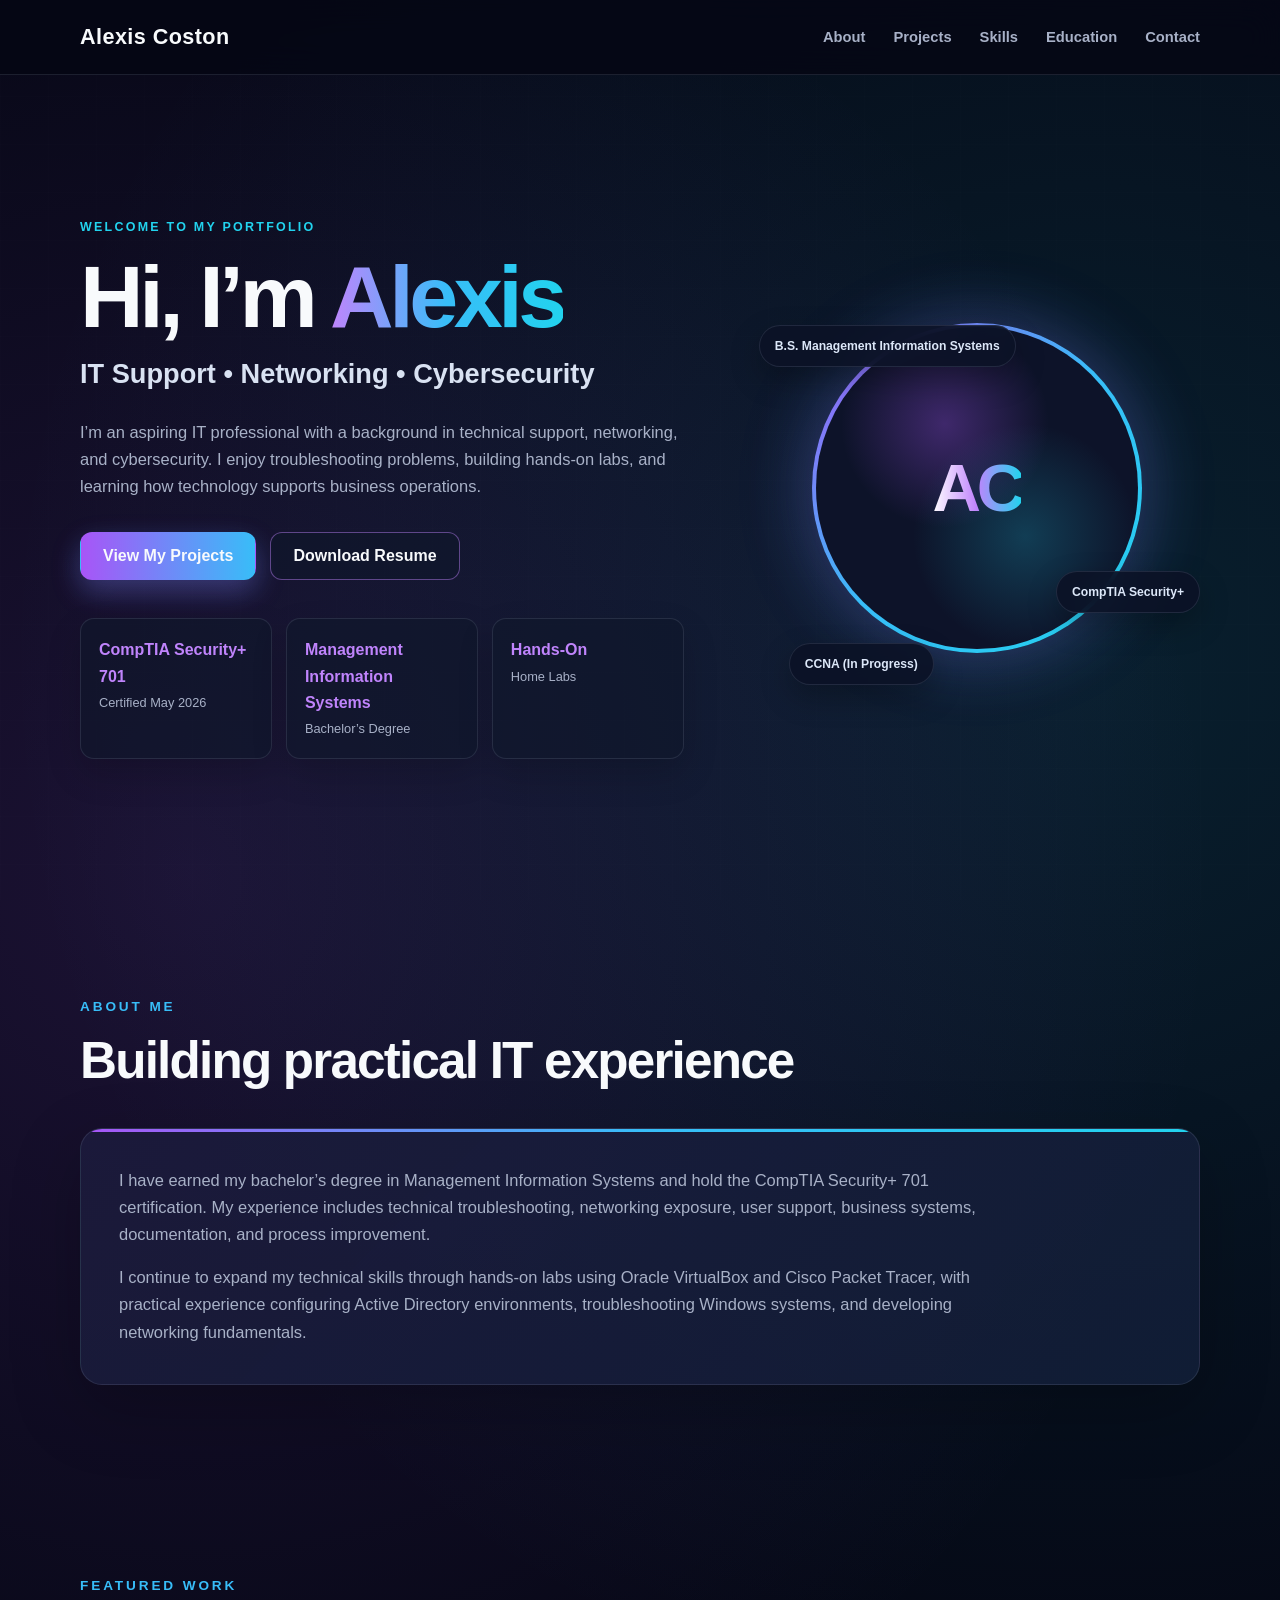
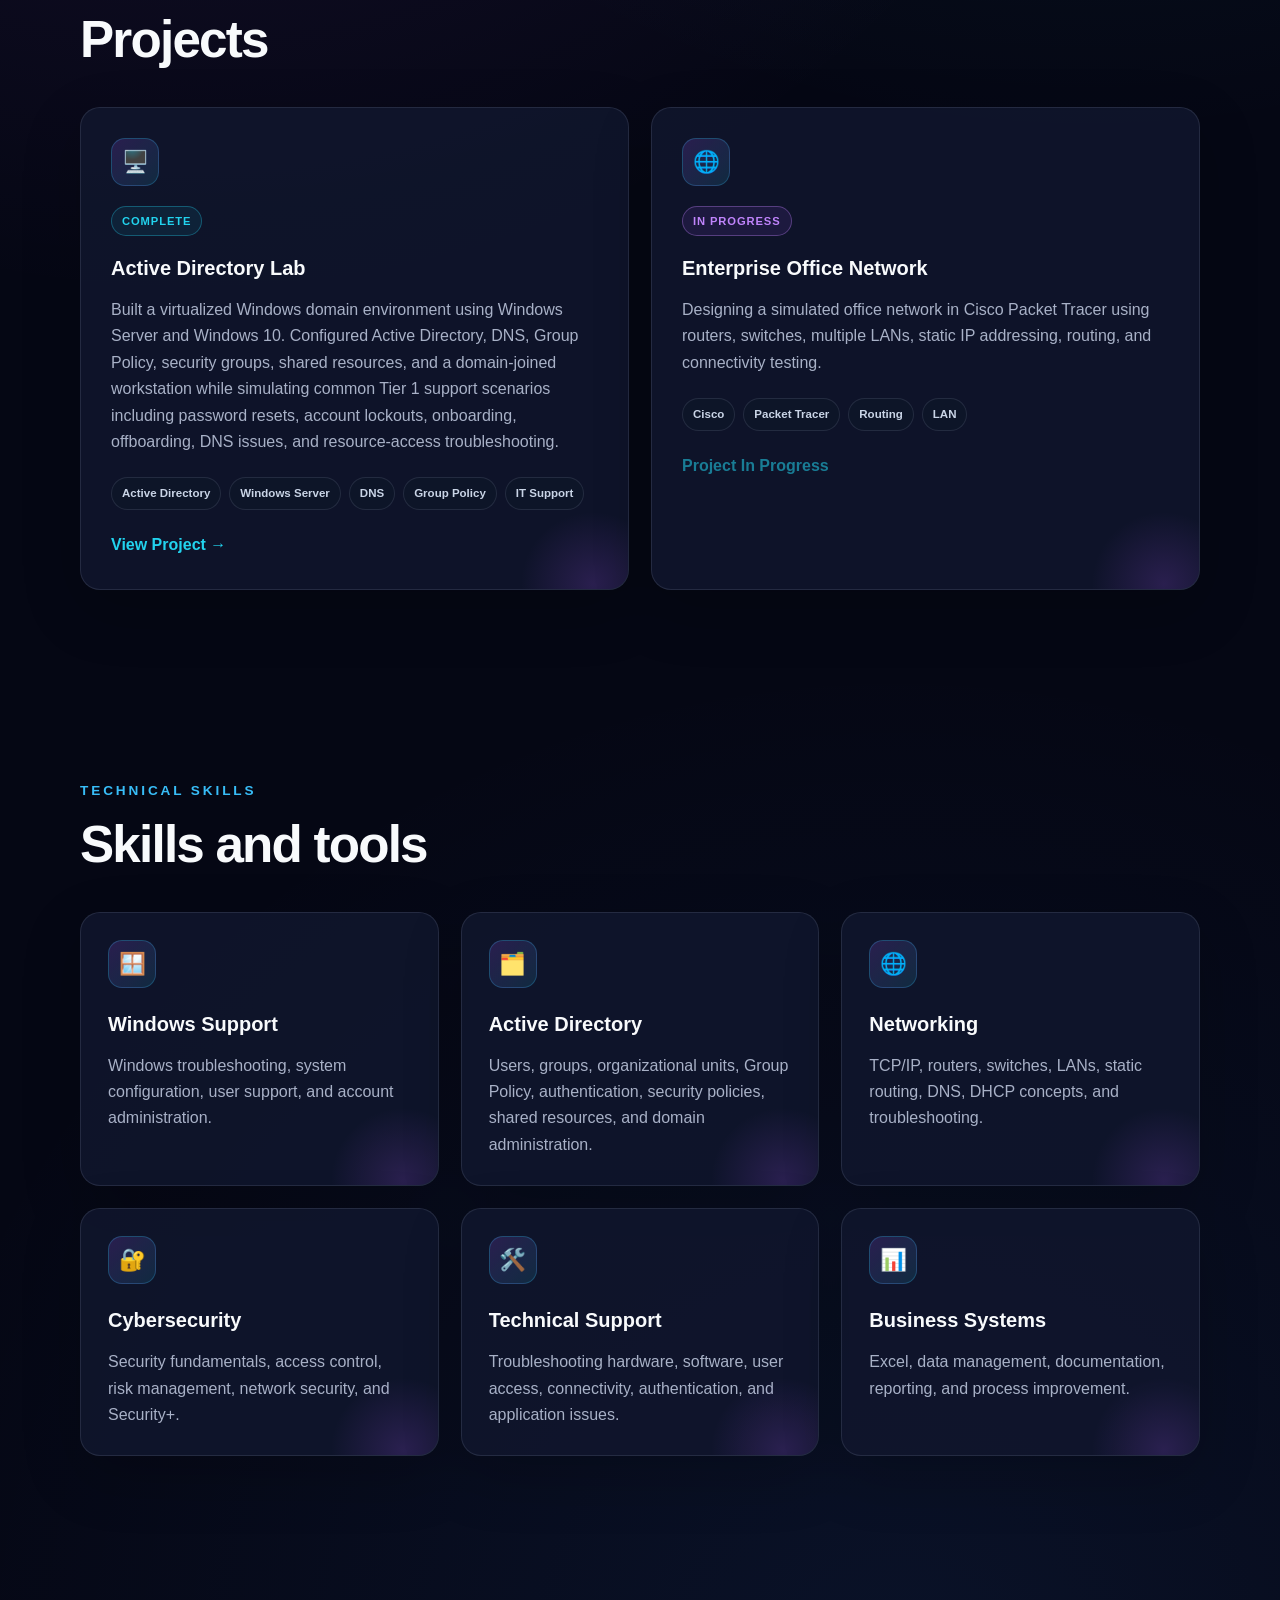
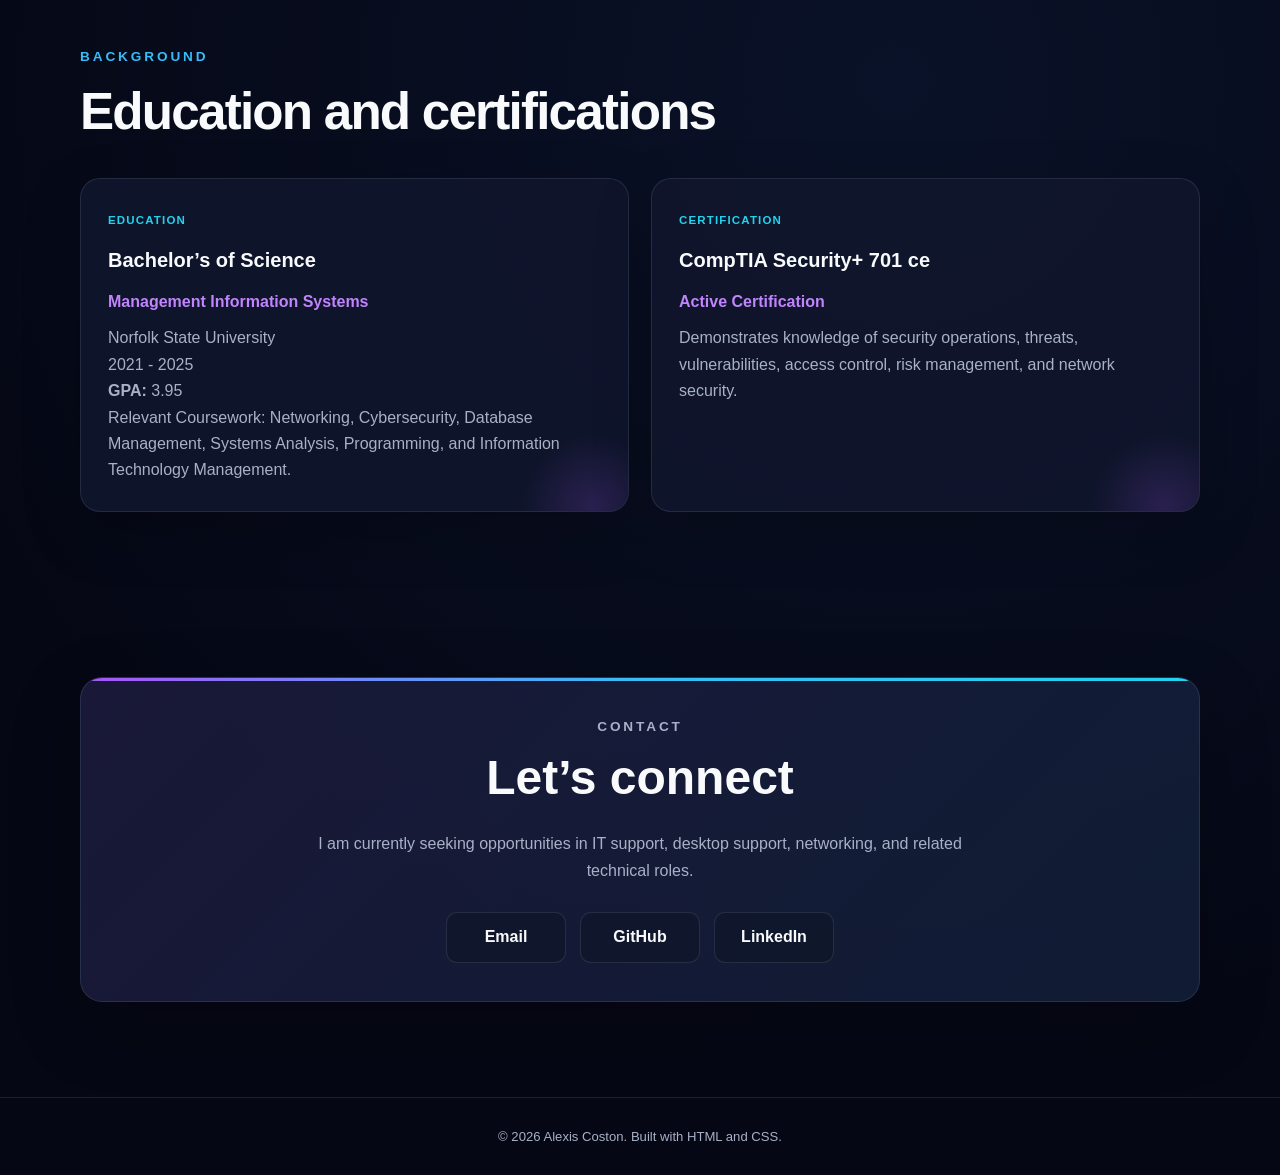
<file: index.html>
<!DOCTYPE html>
<html lang="en">

<head>
    <meta charset="UTF-8">

    <meta
        name="viewport"
        content="width=device-width, initial-scale=1.0"
    >

    <meta
        name="description"
        content="Alexis Coston IT portfolio featuring IT support, networking, cybersecurity, and hands-on technical projects."
    >

    <title>Alexis Coston | IT Portfolio</title>

    <link rel="stylesheet" href="style.css">
</head>

<body>

    <header class="site-header">

        <nav class="navbar">

            <a class="logo" href="#home">
                Alexis Coston<span></span>
            </a>

            <div class="nav-links">
                <a href="#about">About</a>
                <a href="#projects">Projects</a>
                <a href="#skills">Skills</a>
                <a href="#education">Education</a>
                <a href="#contact">Contact</a>
            </div>

        </nav>

    </header>


    <main>

        <section class="hero" id="home">

            <div class="hero-content">

                <p class="eyebrow">
                    WELCOME TO MY PORTFOLIO
                </p>

                <h1>
                    Hi, I’m <span>Alexis</span>
                </h1>

                <h2>
                    IT Support • Networking • Cybersecurity
                </h2>

                <p class="hero-description">
                    I’m an aspiring IT professional with a background in
                    technical support, networking, and cybersecurity.
                    I enjoy troubleshooting problems, building hands-on labs,
                    and learning how technology supports business operations.
                </p>

                <div class="hero-buttons">

                    <a
                        class="button primary-button"
                        href="#projects"
                    >
                        View My Projects
                    </a>

                    <a
                        class="button secondary-button"
                        href="Alexis_Coston_Portfolio_Resume.pdf"
                        download
                    >
                        Download Resume
                    </a>

                </div>


                <div class="quick-stats">

                    <div class="stat-card">
                        <strong>CompTIA Security+ 701</strong>
                        <span>Certified May 2026</span>
                    </div>

                    <div class="stat-card">
                        <strong>Management Information Systems</strong>
                        <span>Bachelor’s Degree</span>
                    </div>

                    <div class="stat-card">
                        <strong>Hands-On</strong>
                        <span>Home Labs</span>
                    </div>

                </div>

            </div>


            <div class="hero-visual">

                <div class="profile-orb">
                    <div class="orb-inner">
                        <span>AC</span>
                    </div>
                </div>

                <div class="floating-tag tag-one">
                    B.S. Management Information Systems
                </div>

                <div class="floating-tag tag-two">
                    CompTIA Security+
                </div>

                <div class="floating-tag tag-three">
                    CCNA (In Progress)
                </div>

            </div>

        </section>


        <section class="section" id="about">

            <div class="section-heading">
                <p class="section-label">ABOUT ME</p>
                <h2>Building practical IT experience</h2>
            </div>

            <div class="about-card">

                <p>
                    I have earned my bachelor’s degree in Management
                    Information Systems and hold the CompTIA Security+
                    701 certification. My experience includes technical
                    troubleshooting, networking exposure, user support,
                    business systems, documentation, and process improvement.
                </p>

                <p>
                    I continue to expand my technical skills through hands-on
                    labs using Oracle VirtualBox and Cisco Packet Tracer,
                    with practical experience configuring Active Directory
                    environments, troubleshooting Windows systems, and
                    developing networking fundamentals.
                </p>

            </div>

        </section>


        <section class="section" id="projects">

            <div class="section-heading">
                <p class="section-label">FEATURED WORK</p>
                <h2>Projects</h2>
            </div>


            <div class="project-grid">

                <article class="project-card">

                    <div class="project-icon">
                        🖥️
                    </div>

                    <div class="project-status complete">
                        Complete
                    </div>

                    <h3>
                        Active Directory Lab
                    </h3>

                    <p>
                        Built a virtualized Windows domain environment using
                        Windows Server and Windows 10. Configured Active
                        Directory, DNS, Group Policy, security groups, shared
                        resources, and a domain-joined workstation while
                        simulating common Tier 1 support scenarios including
                        password resets, account lockouts, onboarding,
                        offboarding, DNS issues, and resource-access
                        troubleshooting.
                    </p>

                    <div class="project-tags">
                        <span>Active Directory</span>
                        <span>Windows Server</span>
                        <span>DNS</span>
                        <span>Group Policy</span>
                        <span>IT Support</span>
                    </div>

                    <a
                        class="project-link"
                        href="ad-lab.html"
                    >
                        View Project →
                    </a>

                </article>


                <article class="project-card">

                    <div class="project-icon">
                        🌐
                    </div>

                    <div class="project-status progress">
                        In Progress
                    </div>

                    <h3>
                        Enterprise Office Network
                    </h3>

                    <p>
                        Designing a simulated office network in Cisco Packet
                        Tracer using routers, switches, multiple LANs,
                        static IP addressing, routing, and connectivity
                        testing.
                    </p>

                    <div class="project-tags">
                        <span>Cisco</span>
                        <span>Packet Tracer</span>
                        <span>Routing</span>
                        <span>LAN</span>
                    </div>

					<span class="project-link project-link-disabled">
						Project In Progress
					</span>
                </article>

            </div>

        </section>


        <section class="section" id="skills">

            <div class="section-heading">
                <p class="section-label">TECHNICAL SKILLS</p>
                <h2>Skills and tools</h2>
            </div>


            <div class="skills-grid">

                <div class="skill-card">
                    <div class="skill-icon">🪟</div>
                    <h3>Windows Support</h3>
                    <p>
                        Windows troubleshooting, system configuration,
                        user support, and account administration.
                    </p>
                </div>


                <div class="skill-card">
                    <div class="skill-icon">🗂️</div>
                    <h3>Active Directory</h3>
                    <p>
                        Users, groups, organizational units, Group Policy,
                        authentication, security policies, shared resources,
                        and domain administration.
                    </p>
                </div>


                <div class="skill-card">
                    <div class="skill-icon">🌐</div>
                    <h3>Networking</h3>
                    <p>
                        TCP/IP, routers, switches, LANs, static routing,
                        DNS, DHCP concepts, and troubleshooting.
                    </p>
                </div>


                <div class="skill-card">
                    <div class="skill-icon">🔐</div>
                    <h3>Cybersecurity</h3>
                    <p>
                        Security fundamentals, access control,
                        risk management, network security, and Security+.
                    </p>
                </div>


                <div class="skill-card">
                    <div class="skill-icon">🛠️</div>
                    <h3>Technical Support</h3>
                    <p>
                        Troubleshooting hardware, software, user access,
                        connectivity, authentication, and application issues.
                    </p>
                </div>


                <div class="skill-card">
                    <div class="skill-icon">📊</div>
                    <h3>Business Systems</h3>
                    <p>
                        Excel, data management, documentation,
                        reporting, and process improvement.
                    </p>
                </div>

            </div>

        </section>


        <section class="section" id="education">

            <div class="section-heading">
                <p class="section-label">BACKGROUND</p>
                <h2>Education and certifications</h2>
            </div>


            <div class="education-grid">

                <div class="education-card">

                    <span class="card-type">
                        Education
                    </span>

                    <h3>
                        Bachelor’s of Science
                    </h3>

                    <p class="education-title">
                        Management Information Systems
                    </p>

                    <p>
                        Norfolk State University
                    </p>

                    <p>
                        2021 - 2025
                    </p>

                    <p>
                        <strong>GPA:</strong> 3.95
                    </p>

                    <p>
                        Relevant Coursework: Networking, Cybersecurity,
                        Database Management, Systems Analysis,
                        Programming, and Information Technology Management.
                    </p>

                </div>


                <div class="education-card">

                    <span class="card-type">
                        Certification
                    </span>

                    <h3>
                        CompTIA Security+ 701 ce
                    </h3>

                    <p class="education-title">
                        Active Certification
                    </p>

                    <p>
                        Demonstrates knowledge of security operations,
                        threats, vulnerabilities, access control,
                        risk management, and network security.
                    </p>

                </div>

            </div>

        </section>


        <section
            class="section contact-section"
            id="contact"
        >

            <div class="contact-card">

                <p class="section-label">
                    CONTACT
                </p>

                <h2>
                    Let’s connect
                </h2>

                <p>
                    I am currently seeking opportunities in IT support,
                    desktop support, networking, and related technical roles.
                </p>

                <div class="contact-links">

                    <a href="mailto:acoston121@gmail.com">
                        Email
                    </a>

                    <a
                        href="https://github.com/lexfps"
                        target="_blank"
                        rel="noopener noreferrer"
                    >
                        GitHub
                    </a>

                    <a
                        href="https://www.linkedin.com/in/alexis-coston-0259b5356/"
                        target="_blank"
                        rel="noopener noreferrer"
                    >
                        LinkedIn
                    </a>

                </div>

            </div>

        </section>

    </main>


    <footer>
        <p>
            © 2026 Alexis Coston. Built with HTML and CSS.
        </p>
    </footer>
<!-- Portfolio updated August 28, 2026 -->
</body>
</html>
</file>
<file: style.css>
:root {
    --background: #050714;
    --background-secondary: #090d1f;
    --card: rgba(16, 22, 45, 0.88);
    --card-light: rgba(25, 32, 61, 0.82);

    --purple: #a855f7;
    --purple-light: #c084fc;
    --blue: #38bdf8;
    --cyan: #22d3ee;

    --text: #f8fafc;
    --muted: #a8b1c7;
    --border: rgba(148, 163, 184, 0.16);

    --shadow-purple: rgba(168, 85, 247, 0.22);
    --shadow-blue: rgba(56, 189, 248, 0.18);

    --max-width: 1120px;
}


/* =========================================================
   GLOBAL
   ========================================================= */

* {
    box-sizing: border-box;
    margin: 0;
    padding: 0;
}

html {
    scroll-behavior: smooth;
}

body {
    min-height: 100vh;
    overflow-x: hidden;

    font-family:
        Inter,
        Arial,
        Helvetica,
        sans-serif;

    color: var(--text);

    background:
        radial-gradient(
            circle at 15% 20%,
            rgba(168, 85, 247, 0.14),
            transparent 28%
        ),
        radial-gradient(
            circle at 85% 15%,
            rgba(34, 211, 238, 0.12),
            transparent 28%
        ),
        radial-gradient(
            circle at 70% 75%,
            rgba(59, 130, 246, 0.09),
            transparent 30%
        ),
        var(--background);

    line-height: 1.65;
}

body::before {
    content: "";
    position: fixed;
    inset: 0;
    z-index: -1;

    pointer-events: none;

    opacity: 0.35;

    background-image:
        linear-gradient(
            rgba(255, 255, 255, 0.025) 1px,
            transparent 1px
        ),
        linear-gradient(
            90deg,
            rgba(255, 255, 255, 0.025) 1px,
            transparent 1px
        );

    background-size: 48px 48px;
}

a {
    color: inherit;
    text-decoration: none;
}


/* =========================================================
   NAVIGATION
   ========================================================= */

.site-header {
    position: sticky;
    top: 0;
    z-index: 1000;

    border-bottom: 1px solid var(--border);

    background: rgba(5, 7, 20, 0.82);

    backdrop-filter: blur(16px);
    -webkit-backdrop-filter: blur(16px);
}

.navbar {
    width: min(92%, var(--max-width));
    min-height: 74px;

    margin: auto;

    display: flex;
    align-items: center;
    justify-content: space-between;
}

.logo {
    font-size: 1.35rem;
    font-weight: 800;
    letter-spacing: 0.02em;
}

.logo span {
    color: var(--purple-light);
}

.nav-links {
    display: flex;
    align-items: center;
    gap: 28px;
}

.nav-links a {
    position: relative;

    color: var(--muted);

    font-size: 0.92rem;
    font-weight: 600;

    transition:
        color 0.2s ease,
        transform 0.2s ease;
}

.nav-links a::after {
    content: "";

    position: absolute;
    left: 0;
    bottom: -7px;

    width: 0;
    height: 2px;

    border-radius: 999px;

    background:
        linear-gradient(
            90deg,
            var(--purple),
            var(--cyan)
        );

    transition: width 0.25s ease;
}

.nav-links a:hover {
    color: var(--text);
    transform: translateY(-1px);
}

.nav-links a:hover::after {
    width: 100%;
}


/* =========================================================
   HERO
   ========================================================= */

.hero {
    width: min(92%, var(--max-width));
    min-height: calc(100vh - 74px);

    margin: auto;

    display: grid;
    grid-template-columns: 1.15fr 0.85fr;
    align-items: center;
    gap: 70px;

    padding: 90px 0;
}

.eyebrow,
.section-label {
    margin-bottom: 14px;

    color: var(--cyan);

    font-size: 0.78rem;
    font-weight: 800;
    letter-spacing: 0.18em;
}

.hero h1 {
    margin-bottom: 10px;

    font-size: clamp(3rem, 7vw, 5.5rem);
    line-height: 1.02;
    letter-spacing: -0.05em;
}

.hero h1 span {
    background:
        linear-gradient(
            90deg,
            var(--purple-light),
            var(--blue),
            var(--cyan)
        );

    -webkit-background-clip: text;
    background-clip: text;

    color: transparent;
}

.hero h2 {
    margin-bottom: 22px;

    color: #d9e2f2;

    font-size: clamp(1.15rem, 2.4vw, 1.7rem);
    font-weight: 600;
}

.hero-description {
    max-width: 680px;
    margin-bottom: 32px;

    color: var(--muted);

    font-size: 1.03rem;
}

.hero-buttons {
    display: flex;
    flex-wrap: wrap;
    gap: 14px;

    margin-bottom: 38px;
}


/* =========================================================
   BUTTONS
   ========================================================= */

.button {
    display: inline-flex;
    align-items: center;
    justify-content: center;

    min-height: 48px;

    padding: 0 22px;

    border: 1px solid transparent;
    border-radius: 12px;

    font-weight: 800;

    transition:
        transform 0.2s ease,
        box-shadow 0.2s ease,
        border-color 0.2s ease;
}

.button:hover {
    transform: translateY(-3px);
}

.primary-button {
    background:
        linear-gradient(
            90deg,
            var(--purple),
            var(--blue)
        );

    box-shadow:
        0 12px 30px var(--shadow-purple),
        0 10px 28px var(--shadow-blue);
}

.secondary-button {
    border-color: rgba(192, 132, 252, 0.45);

    background: rgba(15, 23, 42, 0.58);
}

.secondary-button:hover {
    border-color: var(--cyan);

    box-shadow:
        0 12px 28px var(--shadow-blue);
}


/* =========================================================
   QUICK STATS
   ========================================================= */

.quick-stats {
    display: grid;
    grid-template-columns: repeat(3, minmax(0, 1fr));
    gap: 14px;
}

.stat-card {
    padding: 18px;

    border: 1px solid var(--border);
    border-radius: 14px;

    background: rgba(15, 23, 42, 0.62);

    box-shadow:
        0 15px 35px rgba(0, 0, 0, 0.16);
}

.stat-card strong,
.stat-card span {
    display: block;
}

.stat-card strong {
    color: var(--purple-light);

    font-size: 1rem;
}

.stat-card span {
    margin-top: 2px;

    color: var(--muted);

    font-size: 0.8rem;
}


/* =========================================================
   HERO VISUAL
   ========================================================= */

.hero-visual {
    position: relative;

    min-height: 470px;

    display: flex;
    align-items: center;
    justify-content: center;
}

.profile-orb {
    width: min(330px, 78vw);
    aspect-ratio: 1;

    padding: 4px;

    border-radius: 50%;

    background:
        linear-gradient(
            135deg,
            var(--purple),
            var(--blue),
            var(--cyan)
        );

    box-shadow:
        0 0 70px var(--shadow-purple),
        0 0 80px var(--shadow-blue);

    animation: float 5s ease-in-out infinite;
}

.orb-inner {
    width: 100%;
    height: 100%;

    display: grid;
    place-items: center;

    border-radius: 50%;

    background:
        radial-gradient(
            circle at 40% 30%,
            rgba(168, 85, 247, 0.32),
            transparent 35%
        ),
        radial-gradient(
            circle at 65% 65%,
            rgba(34, 211, 238, 0.22),
            transparent 38%
        ),
        #0d1329;
}

.orb-inner span {
    font-size: 4.2rem;
    font-weight: 900;
    letter-spacing: -0.06em;

    background:
        linear-gradient(
            90deg,
            #ffffff,
            var(--purple-light),
            var(--cyan)
        );

    -webkit-background-clip: text;
    background-clip: text;

    color: transparent;
}

.floating-tag {
    position: absolute;

    padding: 10px 15px;

    border: 1px solid var(--border);
    border-radius: 999px;

    background: rgba(12, 18, 38, 0.9);

    color: #dce7f8;

    font-size: 0.76rem;
    font-weight: 800;

    box-shadow:
        0 12px 30px rgba(0, 0, 0, 0.25);

    backdrop-filter: blur(12px);
}

.tag-one {
    top: 72px;
    left: 5px;
}

.tag-two {
    right: 0;
    bottom: 110px;
}

.tag-three {
    left: 35px;
    bottom: 38px;
}


/* =========================================================
   GENERAL SECTIONS
   ========================================================= */

.section {
    width: min(92%, var(--max-width));

    margin: auto;
    padding: 95px 0;
}

.section-heading {
    max-width: 720px;
    margin-bottom: 38px;
}

.section-heading h2 {
    font-size: clamp(2rem, 5vw, 3.2rem);
    line-height: 1.1;
    letter-spacing: -0.035em;
}

.section-label {
    margin-bottom: 15px;

    font-size: 0.85rem;
    font-weight: 700;
    letter-spacing: 0.18rem;
    text-transform: uppercase;

    color: #38bdf8;
}


/* =========================================================
   ABOUT + CONTACT
   ========================================================= */

.about-card,
.contact-card {
    position: relative;
    overflow: hidden;

    padding: 38px;

    border: 1px solid var(--border);
    border-radius: 22px;

    background:
        linear-gradient(
            135deg,
            rgba(168, 85, 247, 0.07),
            rgba(56, 189, 248, 0.05)
        ),
        var(--card);

    box-shadow:
        0 24px 70px rgba(0, 0, 0, 0.22);
}

.about-card::before,
.contact-card::before {
    content: "";

    position: absolute;
    top: 0;
    left: 0;

    width: 100%;
    height: 3px;

    background:
        linear-gradient(
            90deg,
            var(--purple),
            var(--blue),
            var(--cyan)
        );
}

.about-card p {
    max-width: 900px;

    color: var(--muted);

    font-size: 1.03rem;
}

.about-card p + p {
    margin-top: 16px;
}


/* =========================================================
   GRID LAYOUTS
   ========================================================= */

.project-grid,
.skills-grid,
.education-grid {
    display: grid;
    gap: 22px;
}

.project-grid {
    grid-template-columns:
        repeat(2, minmax(0, 1fr));
}

.skills-grid {
    grid-template-columns:
        repeat(3, minmax(0, 1fr));
}

.education-grid {
    grid-template-columns:
        repeat(2, minmax(0, 1fr));
}


/* =========================================================
   CARDS
   ========================================================= */

.project-card,
.skill-card,
.education-card {
    position: relative;
    overflow: hidden;

    border: 1px solid var(--border);
    border-radius: 20px;

    background: var(--card);

    box-shadow:
        0 20px 60px rgba(0, 0, 0, 0.2);

    transition:
        transform 0.25s ease,
        border-color 0.25s ease,
        box-shadow 0.25s ease;
}

.project-card:hover,
.skill-card:hover,
.education-card:hover {
    transform: translateY(-7px);

    border-color:
        rgba(56, 189, 248, 0.42);

    box-shadow:
        0 24px 70px rgba(0, 0, 0, 0.28),
        0 0 35px var(--shadow-blue);
}

.project-card {
    padding: 30px;
}

.project-card::after,
.skill-card::after,
.education-card::after {
    content: "";

    position: absolute;
    inset: auto -40px -70px auto;

    width: 150px;
    height: 150px;

    border-radius: 50%;

    background:
        radial-gradient(
            circle,
            rgba(168, 85, 247, 0.18),
            transparent 68%
        );

    pointer-events: none;
}

.project-icon,
.skill-icon {
    width: 48px;
    height: 48px;

    display: grid;
    place-items: center;

    margin-bottom: 20px;

    border:
        1px solid rgba(56, 189, 248, 0.25);

    border-radius: 14px;

    background:
        linear-gradient(
            135deg,
            rgba(168, 85, 247, 0.18),
            rgba(34, 211, 238, 0.12)
        );

    font-size: 1.35rem;
}


/* =========================================================
   PROJECT STATUS
   ========================================================= */

.project-status {
    display: inline-flex;

    margin-bottom: 16px;
    padding: 5px 10px;

    border-radius: 999px;

    font-size: 0.7rem;
    font-weight: 900;
    letter-spacing: 0.08em;
    text-transform: uppercase;
}

.project-status.complete {
    border:
        1px solid rgba(34, 211, 238, 0.32);

    background:
        rgba(34, 211, 238, 0.08);

    color: var(--cyan);
}

.project-status.progress {
    border:
        1px solid rgba(192, 132, 252, 0.35);

    background:
        rgba(168, 85, 247, 0.1);

    color: var(--purple-light);
}


/* =========================================================
   PROJECT / SKILL / EDUCATION TEXT
   ========================================================= */

.project-card h3,
.skill-card h3,
.education-card h3 {
    margin-bottom: 12px;

    font-size: 1.25rem;
}

.project-card p,
.skill-card p,
.education-card p {
    color: var(--muted);
}


/* =========================================================
   PROJECT TAGS
   ========================================================= */

.project-tags {
    display: flex;
    flex-wrap: wrap;
    gap: 8px;

    margin: 22px 0;
}

.project-tags span {
    padding: 6px 10px;

    border: 1px solid var(--border);
    border-radius: 999px;

    background:
        rgba(15, 23, 42, 0.72);

    color: #c9d4e6;

    font-size: 0.72rem;
    font-weight: 700;
}

.project-link {
    display: inline-flex;
    align-items: center;

    color: var(--cyan);

    font-weight: 800;

    transition:
        color 0.2s ease,
        transform 0.2s ease;
}

.project-link:hover {
    color: var(--purple-light);

    transform: translateX(4px);
}


/* =========================================================
   SKILLS + EDUCATION
   ========================================================= */

.skill-card,
.education-card {
    padding: 27px;
}

.card-type {
    display: inline-block;

    margin-bottom: 14px;

    color: var(--cyan);

    font-size: 0.72rem;
    font-weight: 900;
    letter-spacing: 0.1em;
    text-transform: uppercase;
}

.education-title {
    margin-bottom: 10px;

    color: var(--purple-light) !important;

    font-weight: 800;
}


/* =========================================================
   CONTACT
   ========================================================= */

.contact-section {
    padding-top: 70px;
}

.contact-card {
    text-align: center;
}

.contact-card h2 {
    margin-bottom: 14px;

    font-size: clamp(2rem, 5vw, 3rem);
}

.contact-card p {
    max-width: 680px;

    margin: 0 auto;

    color: var(--muted);
}

.contact-links {
    display: flex;
    flex-wrap: wrap;
    justify-content: center;
    gap: 14px;

    margin-top: 28px;
}

.contact-links a {
    min-width: 120px;

    padding: 11px 18px;

    border: 1px solid var(--border);
    border-radius: 11px;

    background:
        rgba(15, 23, 42, 0.75);

    font-weight: 800;

    transition:
        transform 0.2s ease,
        border-color 0.2s ease,
        box-shadow 0.2s ease;
}

.contact-links a:hover {
    transform: translateY(-3px);

    border-color: var(--cyan);

    box-shadow:
        0 12px 30px var(--shadow-blue);
}


/* =========================================================
   FOOTER
   ========================================================= */

footer {
    padding: 28px;

    border-top: 1px solid var(--border);

    color: var(--muted);

    text-align: center;

    font-size: 0.82rem;
}

.site-footer {
    padding: 30px 20px;
    text-align: center;
}


/* =========================================================
   ANIMATION
   ========================================================= */

@keyframes float {

    0%,
    100% {
        transform: translateY(0);
    }

    50% {
        transform: translateY(-14px);
    }

}


/* =========================================================
   ACTIVE DIRECTORY PROJECT PAGE
   ========================================================= */

.project-page {
    width: min(1100px, 90%);

    margin: 0 auto;
    padding: 130px 0 70px;
}

.project-hero {
    text-align: center;

    padding: 70px 25px;
    margin-bottom: 45px;

    border:
        1px solid rgba(168, 85, 247, 0.35);

    border-radius: 28px;

    background:
        rgba(15, 23, 42, 0.72);

    box-shadow:
        0 0 40px rgba(124, 58, 237, 0.18),
        0 0 70px rgba(14, 165, 233, 0.10);
}

.project-hero h1 {
    margin-bottom: 22px;

    font-size:
        clamp(2.2rem, 6vw, 4.4rem);

    line-height: 1.05;
}

.project-introduction {
    max-width: 800px;

    margin: 0 auto 30px;

    color: var(--muted);

    font-size: 1.08rem;
    line-height: 1.8;
}

.project-buttons {
    display: flex;
    flex-wrap: wrap;
    justify-content: center;
    gap: 15px;
}


/* =========================================================
   PROJECT CONTENT SECTIONS
   ========================================================= */

.project-section {
    margin-bottom: 45px;
    padding: 35px;

    border:
        1px solid rgba(148, 163, 184, 0.18);

    border-radius: 24px;

    background:
        rgba(15, 23, 42, 0.72);

    box-shadow:
        0 18px 50px rgba(0, 0, 0, 0.22);
}

.project-section h2 {
    margin-bottom: 20px;

    font-size: 1.8rem;
}

.project-section p {
    margin-bottom: 15px;

    line-height: 1.8;
}

.project-list {
    padding-left: 22px;
}

.project-list li {
    margin-bottom: 12px;

    color: var(--muted);

    line-height: 1.7;
}

.gallery-introduction {
    margin-bottom: 25px;

    color: var(--muted);
}


/* =========================================================
   LAB TECHNOLOGIES
   ========================================================= */

.project-tech-grid {
    display: grid;
    grid-template-columns:
        repeat(5, minmax(0, 1fr));

    gap: 12px;

    margin-top: 24px;
}

.project-tech-grid span {
    min-height: 46px;

    display: flex;
    align-items: center;
    justify-content: center;

    padding: 9px 12px;

    border: 1px solid var(--border);
    border-radius: 12px;

    background:
        rgba(2, 6, 23, 0.55);

    color: #dce7f8;

    font-size: 0.78rem;
    font-weight: 700;
    text-align: center;
}


/* =========================================================
   LAB DETAILS
   ========================================================= */

.lab-details {
    display: grid;
    grid-template-columns:
        repeat(4, minmax(0, 1fr));

    gap: 14px;

    margin-top: 28px;
}

.lab-detail-card {
    padding: 18px;

    border: 1px solid var(--border);
    border-radius: 14px;

    background:
        rgba(2, 6, 23, 0.55);
}

.lab-detail-card span,
.lab-detail-card strong {
    display: block;
}

.lab-detail-card span {
    margin-bottom: 5px;

    color: var(--muted);

    font-size: 0.7rem;
    font-weight: 800;
    letter-spacing: 0.08em;
    text-transform: uppercase;
}

.lab-detail-card strong {
    color: var(--cyan);

    font-size: 0.92rem;
}


/* =========================================================
   PROJECT STAGES
   ========================================================= */

.project-stage {
    margin-top: 42px;
}

.project-stage:first-of-type {
    margin-top: 25px;
}

.stage-heading {
    margin-bottom: 22px;
    padding-bottom: 14px;

    border-bottom: 1px solid var(--border);
}

.stage-number {
    display: inline-block;

    margin-bottom: 7px;

    color: var(--purple-light);

    font-size: 0.7rem;
    font-weight: 900;
    letter-spacing: 0.12em;
    text-transform: uppercase;
}

.stage-heading h3 {
    margin-bottom: 5px;

    font-size: 1.35rem;
}

.stage-heading p {
    margin: 0;

    color: var(--muted);

    font-size: 0.92rem;
}


/* =========================================================
   PROJECT SCREENSHOT GALLERY
   ========================================================= */

.project-gallery {
    display: grid;
    grid-template-columns:
        repeat(2, minmax(0, 1fr));

    gap: 25px;
}

.gallery-card {
    overflow: hidden;

    border:
        1px solid rgba(168, 85, 247, 0.25);

    border-radius: 20px;

    background:
        rgba(2, 6, 23, 0.75);

    transition:
        transform 0.25s ease,
        border-color 0.25s ease,
        box-shadow 0.25s ease;
}

.gallery-card:hover {
    transform: translateY(-6px);

    border-color:
        rgba(56, 189, 248, 0.65);

    box-shadow:
        0 15px 35px rgba(0, 0, 0, 0.32),
        0 0 28px rgba(124, 58, 237, 0.18);
}

.gallery-card img {
    display: block;

    width: 100%;
    height: 280px;

    object-fit: contain;

    background: #020617;
}

.gallery-card-content {
    padding: 22px;
}

.gallery-card-content h3 {
    margin-bottom: 10px;
}

.gallery-card-content p {
    margin-bottom: 0;

    color: var(--muted);

    font-size: 0.95rem;
}

.gallery-step {
    display: inline-block;

    margin-bottom: 7px;

    color: var(--cyan);

    font-size: 0.65rem;
    font-weight: 900;
    letter-spacing: 0.1em;
    text-transform: uppercase;
}

.featured-gallery-card {
    border-color:
        rgba(56, 189, 248, 0.4);

    box-shadow:
        0 15px 35px rgba(0, 0, 0, 0.22),
        0 0 22px rgba(56, 189, 248, 0.07);
}


/* =========================================================
   HELP DESK TICKET ACCORDION
   ========================================================= */

.ticket-accordion {
    display: flex;
    flex-direction: column;
    gap: 16px;

    margin-top: 28px;
}

.ticket-dropdown {
    overflow: hidden;

    border: 1px solid var(--border);
    border-radius: 18px;

    background:
        linear-gradient(
            135deg,
            rgba(168, 85, 247, 0.05),
            rgba(56, 189, 248, 0.035)
        ),
        rgba(2, 6, 23, 0.58);

    transition:
        border-color 0.25s ease,
        box-shadow 0.25s ease;
}

.ticket-dropdown[open] {
    border-color:
        rgba(56, 189, 248, 0.4);

    box-shadow:
        0 16px 40px rgba(0, 0, 0, 0.24),
        0 0 24px rgba(56, 189, 248, 0.06);
}


/* Ticket Header */

.ticket-dropdown summary {
    display: flex;
    align-items: center;
    justify-content: space-between;
    gap: 20px;

    padding: 22px 24px;

    cursor: pointer;

    list-style: none;

    transition:
        background 0.2s ease;
}

.ticket-dropdown summary::-webkit-details-marker {
    display: none;
}

.ticket-dropdown summary::marker {
    content: "";
}

.ticket-dropdown summary:hover {
    background:
        rgba(56, 189, 248, 0.04);
}

.ticket-summary-info {
    display: flex;
    flex-direction: column;
    align-items: flex-start;
}

.ticket-dropdown summary h3 {
    margin: 5px 0 0;

    font-size: 1.12rem;
}


/* Ticket Number */

.ticket-number {
    display: inline-block;

    padding: 4px 9px;

    border:
        1px solid rgba(168, 85, 247, 0.35);

    border-radius: 999px;

    background:
        rgba(168, 85, 247, 0.09);

    color: var(--purple-light);

    font-size: 0.64rem;
    font-weight: 900;
    letter-spacing: 0.09em;
    text-transform: uppercase;
}


/* Expand Icon */

.ticket-arrow {
    flex-shrink: 0;

    width: 36px;
    height: 36px;

    display: grid;
    place-items: center;

    border:
        1px solid rgba(56, 189, 248, 0.25);

    border-radius: 50%;

    color: var(--cyan);

    font-size: 1.3rem;
    font-weight: 400;

    transition:
        transform 0.25s ease,
        border-color 0.25s ease;
}

.ticket-dropdown[open] .ticket-arrow {
    transform: rotate(45deg);

    border-color:
        rgba(192, 132, 252, 0.55);
}


/* =========================================================
   TICKET CONTENT
   ========================================================= */

.ticket-dropdown-content {
    padding: 0 24px 28px;
}

.ticket-description {
    padding-top: 22px;

    border-top:
        1px solid var(--border);
}

.ticket-details {
    display: grid;
    grid-template-columns:
        repeat(3, minmax(0, 1fr));

    gap: 14px;

    padding-top: 22px;
    margin-bottom: 25px;

    border-top: 1px solid var(--border);
}

.ticket-detail {
    padding: 17px;

    border: 1px solid var(--border);
    border-radius: 13px;

    background:
        rgba(2, 6, 23, 0.55);
}

.ticket-detail strong {
    display: block;

    margin-bottom: 7px;

    color: var(--cyan);

    font-size: 0.72rem;
    font-weight: 900;
    letter-spacing: 0.08em;
    text-transform: uppercase;
}

.ticket-detail p {
    margin: 0;

    color: var(--muted);

    font-size: 0.87rem;
    line-height: 1.65;
}


/* =========================================================
   TICKET SCREENSHOTS
   ========================================================= */

.ticket-gallery {
    display: grid;
    grid-template-columns:
        repeat(2, minmax(0, 1fr));

    gap: 24px;

    margin-top: 30px;
}

.ticket-image {
    overflow: hidden;

    margin: 0;

    border:
        1px solid rgba(168, 85, 247, 0.22);

    border-radius: 15px;

    background:
        rgba(2, 6, 23, 0.68);

    transition:
        transform 0.2s ease,
        border-color 0.2s ease,
        box-shadow 0.2s ease;
}

.ticket-image:hover {
    transform: translateY(-4px);

    border-color:
        rgba(56, 189, 248, 0.45);

    box-shadow:
        0 12px 30px rgba(0, 0, 0, 0.25),
        0 0 18px rgba(56, 189, 248, 0.05);
}

.ticket-image img {
    display: block;

    width: 100%;
    height: 360px;

    object-fit: contain;

    background: #020617;
}

.ticket-image figcaption {
    padding: 14px 16px;

    color: var(--muted);

    font-size: 0.81rem;
    line-height: 1.55;
}


/* =========================================================
   TROUBLESHOOTING COMMANDS
   ========================================================= */

.command-grid {
    display: grid;
    grid-template-columns:
        repeat(2, minmax(0, 1fr));

    gap: 14px;

    margin-top: 24px;
}

.command-card {
    display: flex;
    flex-direction: column;
    gap: 7px;

    padding: 18px;

    border: 1px solid var(--border);
    border-radius: 14px;

    background:
        rgba(2, 6, 23, 0.55);
}

.command-card code {
    width: fit-content;

    padding: 5px 9px;

    border:
        1px solid rgba(56, 189, 248, 0.2);

    border-radius: 7px;

    background:
        rgba(56, 189, 248, 0.06);

    color: var(--cyan);

    font-family:
        Consolas,
        "Courier New",
        monospace;

    font-size: 0.87rem;
    font-weight: 700;
}

.command-card span {
    color: var(--muted);

    font-size: 0.83rem;
}


/* =========================================================
   CHALLENGES
   ========================================================= */

.challenge-card {
    padding: 24px;
    margin-bottom: 20px;

    border-left: 4px solid #8b5cf6;
    border-radius: 14px;

    background:
        rgba(2, 6, 23, 0.55);
}

.challenge-card:last-child {
    margin-bottom: 0;
}

.challenge-card h3 {
    margin-bottom: 10px;
}

.challenge-card p {
    color: var(--muted);
}


/* =========================================================
   PROJECT NAVIGATION
   ========================================================= */

.project-navigation {
    text-align: center;
}


/* =========================================================
   RESPONSIVE - TABLET
   ========================================================= */

@media (max-width: 900px) {

    .nav-links {
        gap: 16px;
    }

    .hero {
        grid-template-columns: 1fr;

        padding-top: 75px;

        text-align: center;
    }

    .hero-description {
        margin-right: auto;
        margin-left: auto;
    }

    .hero-buttons {
        justify-content: center;
    }

    .hero-visual {
        min-height: 390px;
    }

    .project-grid,
    .education-grid {
        grid-template-columns: 1fr;
    }

    .skills-grid {
        grid-template-columns:
            repeat(2, minmax(0, 1fr));
    }

    .project-tech-grid {
        grid-template-columns:
            repeat(2, minmax(0, 1fr));
    }

    .lab-details {
        grid-template-columns:
            repeat(2, minmax(0, 1fr));
    }

    .ticket-details {
        grid-template-columns: 1fr;
    }

}


/* =========================================================
   RESPONSIVE - PROJECT PAGE
   ========================================================= */

@media (max-width: 760px) {

    .project-page {
        width: min(94%, 1100px);

        padding-top: 105px;
    }

    .project-hero {
        padding: 50px 20px;
    }

    .project-section {
        padding: 25px 20px;
    }

    .project-gallery {
        grid-template-columns: 1fr;
    }

    .gallery-card img {
        height: auto;

        max-height: 320px;
    }

    .ticket-dropdown summary {
        padding: 19px;
    }

    .ticket-dropdown-content {
        padding:
            0 19px 23px;
    }

    .ticket-gallery {
        grid-template-columns: 1fr;
    }

    .ticket-image img {
        height: auto;

        max-height: 340px;
    }

}


/* =========================================================
   RESPONSIVE - MOBILE
   ========================================================= */

@media (max-width: 680px) {

    .site-header {
        position: static;
    }

    .navbar {
        min-height: auto;

        flex-direction: column;
        gap: 16px;

        padding: 20px 0;
    }

    .nav-links {
        width: 100%;

        flex-wrap: wrap;
        justify-content: center;

        gap: 12px 18px;
    }

    .hero {
        min-height: auto;

        padding: 70px 0;
    }

    .hero h1 {
        font-size: 3.1rem;
    }

    .quick-stats {
        grid-template-columns: 1fr;
    }

    .hero-visual {
        min-height: 330px;
    }

    .profile-orb {
        width: 250px;
    }

    .orb-inner span {
        font-size: 3.2rem;
    }

    .floating-tag {
        font-size: 0.66rem;
    }

    .tag-one {
        top: 35px;
        left: 0;
    }

    .tag-two {
        right: 0;
        bottom: 70px;
    }

    .tag-three {
        bottom: 20px;
        left: 15px;
    }

    .section {
        padding: 72px 0;
    }

    .skills-grid {
        grid-template-columns: 1fr;
    }

    .about-card,
    .contact-card,
    .project-card,
    .skill-card,
    .education-card {
        padding: 24px;
    }

    .project-tech-grid,
    .lab-details,
    .command-grid {
        grid-template-columns: 1fr;
    }

}


/* =========================================================
   HELP DESK SCREENSHOT STEP NUMBERS
   ========================================================= */

.ticket-step {
    display: block;

    margin: 20px 16px 16px;
    padding: 0;

    border: none;
    background: transparent;

    color: #22d3ee !important;

    font-size: 0.68rem;
    font-weight: 900;
    letter-spacing: 0.14em;
    text-transform: uppercase;
}

.ticket-image img {
    margin-top: 10px;
}


/* =========================================================
   DISABLED / IN-PROGRESS PROJECT LINKS
   ========================================================= */

.project-link-disabled {
    opacity: 0.55;
    cursor: default;
    pointer-events: none;
}
/* =========================================================
   DISABLED PROJECT BUTTON
   ========================================================= */

.disabled-button {
    opacity: 0.5;
    cursor: default;
    pointer-events: none;
    user-select: none;
}

/* =========================================================
   IMAGE LIGHTBOX / CLICK TO ENLARGE
   ========================================================= */

.gallery-card img,
.ticket-image img {
    cursor: zoom-in;
}

.image-lightbox {
    position: fixed;
    inset: 0;
    z-index: 9999;

    display: none;
    align-items: center;
    justify-content: center;

    padding: 40px;

    background: rgba(2, 6, 23, 0.92);

    backdrop-filter: blur(8px);
    -webkit-backdrop-filter: blur(8px);
}

.image-lightbox.active {
    display: flex;
}

.image-lightbox img {
    display: block;

    max-width: 92vw;
    max-height: 90vh;

    object-fit: contain;

    border: 1px solid rgba(56, 189, 248, 0.3);
    border-radius: 14px;

    box-shadow:
        0 25px 80px rgba(0, 0, 0, 0.65),
        0 0 35px rgba(56, 189, 248, 0.12);

    cursor: zoom-out;
}

.lightbox-close {
    position: absolute;
    top: 22px;
    right: 30px;

    border: none;
    background: transparent;

    color: #ffffff;

    font-size: 2.2rem;
    font-weight: 300;

    cursor: pointer;

    transition:
        color 0.2s ease,
        transform 0.2s ease;
}

.lightbox-close:hover {
    color: var(--cyan);
    transform: scale(1.1);
}

body.lightbox-open {
    overflow: hidden;
}
</file>
